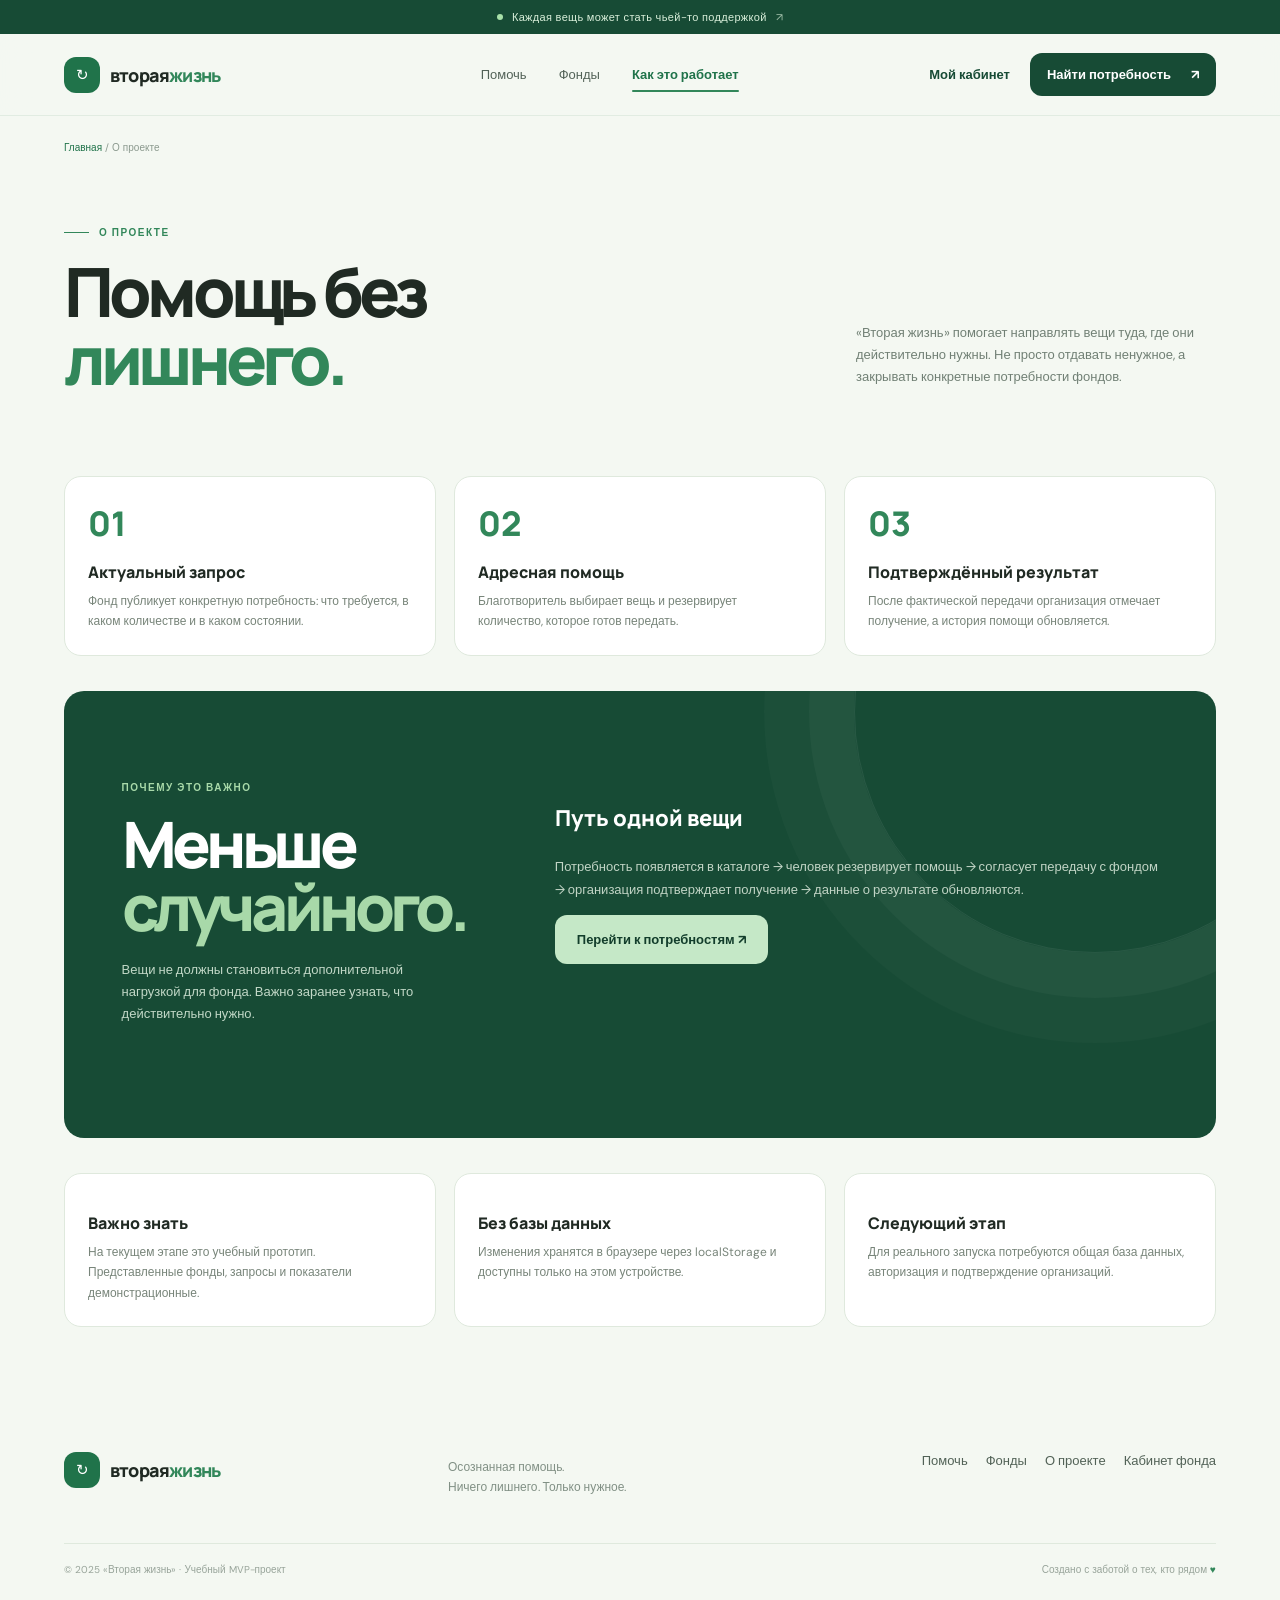
<file: about.html>
<!DOCTYPE html><html lang="ru"><head><meta charset="UTF-8"><meta name="viewport" content="width=device-width, initial-scale=1.0"><meta name="theme-color" content="#f4f8f2"><title>О проекте — Вторая жизнь</title><link rel="preconnect" href="https://fonts.googleapis.com"><link rel="preconnect" href="https://fonts.gstatic.com" crossorigin><link href="https://fonts.googleapis.com/css2?family=DM+Sans:wght@400;500;600;700;800&family=Manrope:wght@400;500;600;700;800&display=swap" rel="stylesheet"><link rel="stylesheet" href="style.css"></head><body><div class="announcement"><span class="announcement-dot"></span> Каждая вещь может стать чьей-то поддержкой <span class="announcement-arrow">↗</span></div>
<header class="site-header">
<a class="brand" href="index.html"><span class="brand-mark">↻</span><span class="brand-name">вторая<span>жизнь</span></span></a>
<nav class="main-nav" id="mainNav">
<a href="needs.html" data-nav="needs">Помочь</a><a href="shelters.html" data-nav="shelters">Фонды</a><a href="about.html" data-nav="about">Как это работает</a>
</nav>
<div class="header-actions"><a class="text-button" href="donor.html">Мой кабинет</a><a class="button button-small button-dark" href="needs.html">Найти потребность <span>↗</span></a><button class="menu-toggle" id="menuToggle" aria-label="Открыть меню">☰</button></div>
</header><main>
<div class="section-wrap"><div class="breadcrumb"><a href="index.html">Главная</a> / О проекте</div><div class="page-hero"><div><div class="eyebrow"><span class="eyebrow-line"></span> О ПРОЕКТЕ</div><h1>Помощь без<br><em>лишнего.</em></h1></div><p>«Вторая жизнь» помогает направлять вещи туда, где они действительно нужны. Не просто отдавать ненужное, а закрывать конкретные потребности фондов.</p></div><section class="page-main"><div class="info-grid"><article class="info-card"><span class="num">01</span><h3>Актуальный запрос</h3><p>Фонд публикует конкретную потребность: что требуется, в каком количестве и в каком состоянии.</p></article><article class="info-card"><span class="num">02</span><h3>Адресная помощь</h3><p>Благотворитель выбирает вещь и резервирует количество, которое готов передать.</p></article><article class="info-card"><span class="num">03</span><h3>Подтверждённый результат</h3><p>После фактической передачи организация отмечает получение, а история помощи обновляется.</p></article></div><div class="how-section" style="border-radius:20px"><div class="section-wrap how-inner"><div class="how-title"><div class="eyebrow light">ПОЧЕМУ ЭТО ВАЖНО</div><h2>Меньше<br><em>случайного.</em></h2><p>Вещи не должны становиться дополнительной нагрузкой для фонда. Важно заранее узнать, что действительно нужно.</p></div><div><h3 style="font:800 22px Manrope">Путь одной вещи</h3><p style="color:#c1d4c5;font-size:13px;line-height:1.8">Потребность появляется в каталоге → человек резервирует помощь → согласует передачу с фондом → организация подтверждает получение → данные о результате обновляются.</p><a class="button button-lime" href="needs.html">Перейти к потребностям ↗</a></div></div></div><div class="info-grid"><article class="info-card"><h3>Важно знать</h3><p>На текущем этапе это учебный прототип. Представленные фонды, запросы и показатели демонстрационные.</p></article><article class="info-card"><h3>Без базы данных</h3><p>Изменения хранятся в браузере через localStorage и доступны только на этом устройстве.</p></article><article class="info-card"><h3>Следующий этап</h3><p>Для реального запуска потребуются общая база данных, авторизация и подтверждение организаций.</p></article></div></section></div></main><footer class="footer section-wrap"><div class="footer-top"><a class="brand" href="index.html"><span class="brand-mark">↻</span><span class="brand-name">вторая<span>жизнь</span></span></a><p>Осознанная помощь.<br>Ничего лишнего. Только нужное.</p><div class="footer-links"><a href="needs.html">Помочь</a><a href="shelters.html">Фонды</a><a href="about.html">О проекте</a><a href="fund.html">Кабинет фонда</a></div></div><div class="footer-bottom"><span>© 2025 «Вторая жизнь» · Учебный MVP-проект</span><span>Создано с заботой о тех, кто рядом <b>♥</b></span></div></footer><div class="toast" id="toast" role="status"></div><script src="data.js"></script><script src="app.js"></script></body></html>
</file>
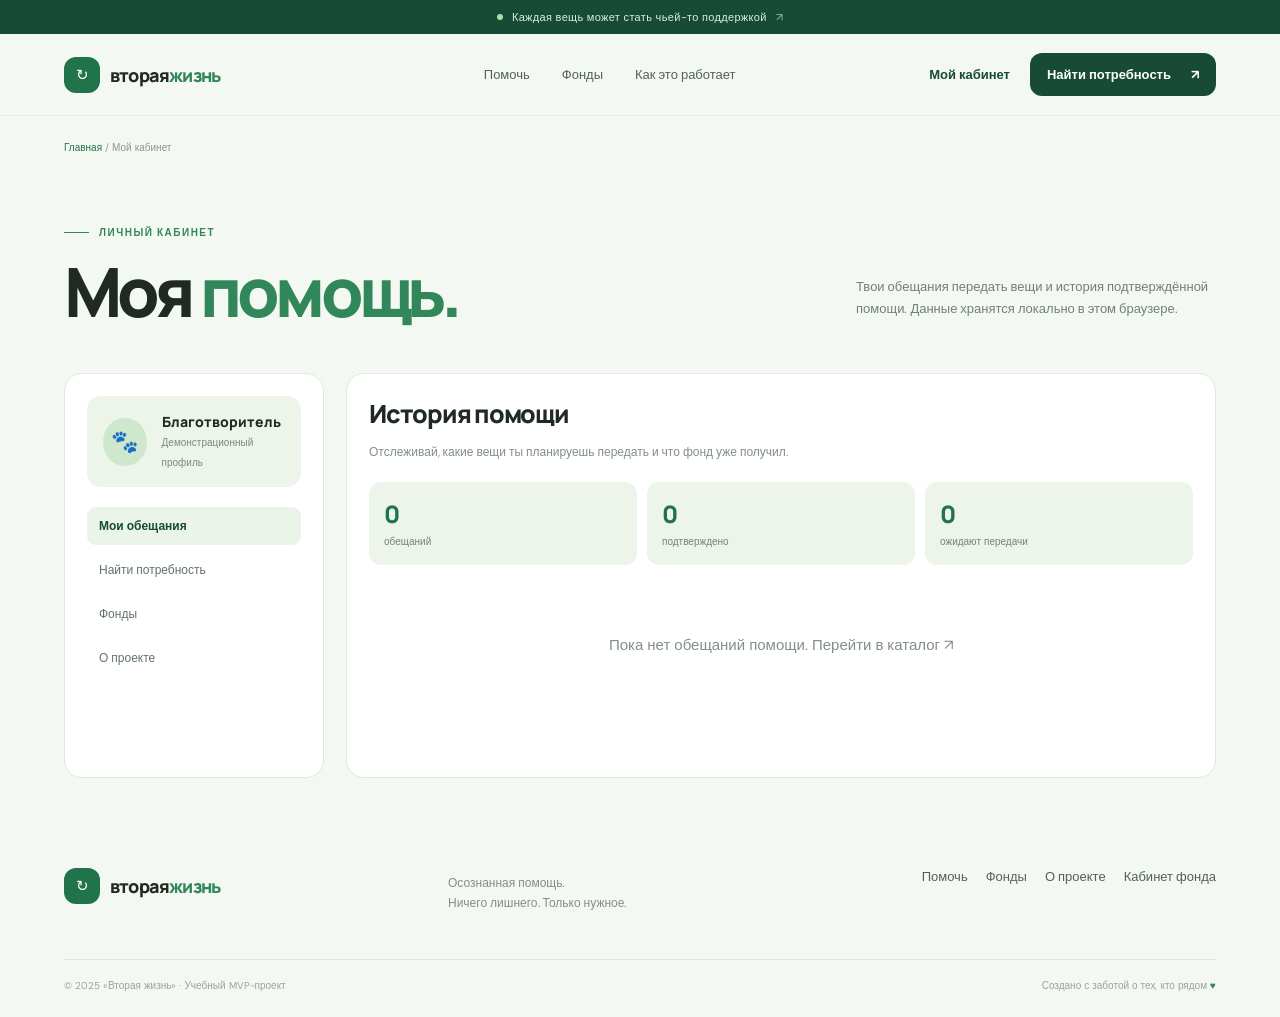
<file: donor.html>
<!DOCTYPE html><html lang="ru"><head><meta charset="UTF-8"><meta name="viewport" content="width=device-width, initial-scale=1.0"><meta name="theme-color" content="#f4f8f2"><title>Мой кабинет — Вторая жизнь</title><link rel="preconnect" href="https://fonts.googleapis.com"><link rel="preconnect" href="https://fonts.gstatic.com" crossorigin><link href="https://fonts.googleapis.com/css2?family=DM+Sans:wght@400;500;600;700;800&family=Manrope:wght@400;500;600;700;800&display=swap" rel="stylesheet"><link rel="stylesheet" href="style.css"></head><body><div class="announcement"><span class="announcement-dot"></span> Каждая вещь может стать чьей-то поддержкой <span class="announcement-arrow">↗</span></div>
<header class="site-header">
<a class="brand" href="index.html"><span class="brand-mark">↻</span><span class="brand-name">вторая<span>жизнь</span></span></a>
<nav class="main-nav" id="mainNav">
<a href="needs.html" data-nav="needs">Помочь</a><a href="shelters.html" data-nav="shelters">Фонды</a><a href="about.html" data-nav="about">Как это работает</a>
</nav>
<div class="header-actions"><a class="text-button" href="donor.html">Мой кабинет</a><a class="button button-small button-dark" href="needs.html">Найти потребность <span>↗</span></a><button class="menu-toggle" id="menuToggle" aria-label="Открыть меню">☰</button></div>
</header><main>
<div class="section-wrap"><div class="breadcrumb"><a href="index.html">Главная</a> / Мой кабинет</div><div class="page-hero"><div><div class="eyebrow"><span class="eyebrow-line"></span> ЛИЧНЫЙ КАБИНЕТ</div><h1>Моя <em>помощь.</em></h1></div><p>Твои обещания передать вещи и история подтверждённой помощи. Данные хранятся локально в этом браузере.</p></div><div class="account-shell page-main"><aside class="account-sidebar"><div class="profile-banner"><div class="profile-avatar">🐾</div><div><b>Благотворитель</b><small>Демонстрационный профиль</small></div></div><div class="account-menu"><a class="active" href="donor.html">Мои обещания</a><a href="needs.html">Найти потребность</a><a href="shelters.html">Фонды</a><a href="about.html">О проекте</a></div></aside><section class="account-content"><h2>История помощи</h2><p>Отслеживай, какие вещи ты планируешь передать и что фонд уже получил.</p><div class="account-stats"><div class="account-stat"><b id="donorPromises">0</b><span>обещаний</span></div><div class="account-stat"><b id="donorReceived">0</b><span>подтверждено</span></div><div class="account-stat"><b id="donorPending">0</b><span>ожидают передачи</span></div></div><div class="account-list" id="donorList"></div></section></div></div></main><footer class="footer section-wrap"><div class="footer-top"><a class="brand" href="index.html"><span class="brand-mark">↻</span><span class="brand-name">вторая<span>жизнь</span></span></a><p>Осознанная помощь.<br>Ничего лишнего. Только нужное.</p><div class="footer-links"><a href="needs.html">Помочь</a><a href="shelters.html">Фонды</a><a href="about.html">О проекте</a><a href="fund.html">Кабинет фонда</a></div></div><div class="footer-bottom"><span>© 2025 «Вторая жизнь» · Учебный MVP-проект</span><span>Создано с заботой о тех, кто рядом <b>♥</b></span></div></footer><div class="toast" id="toast" role="status"></div><script src="data.js"></script><script src="app.js"></script></body></html>
</file>
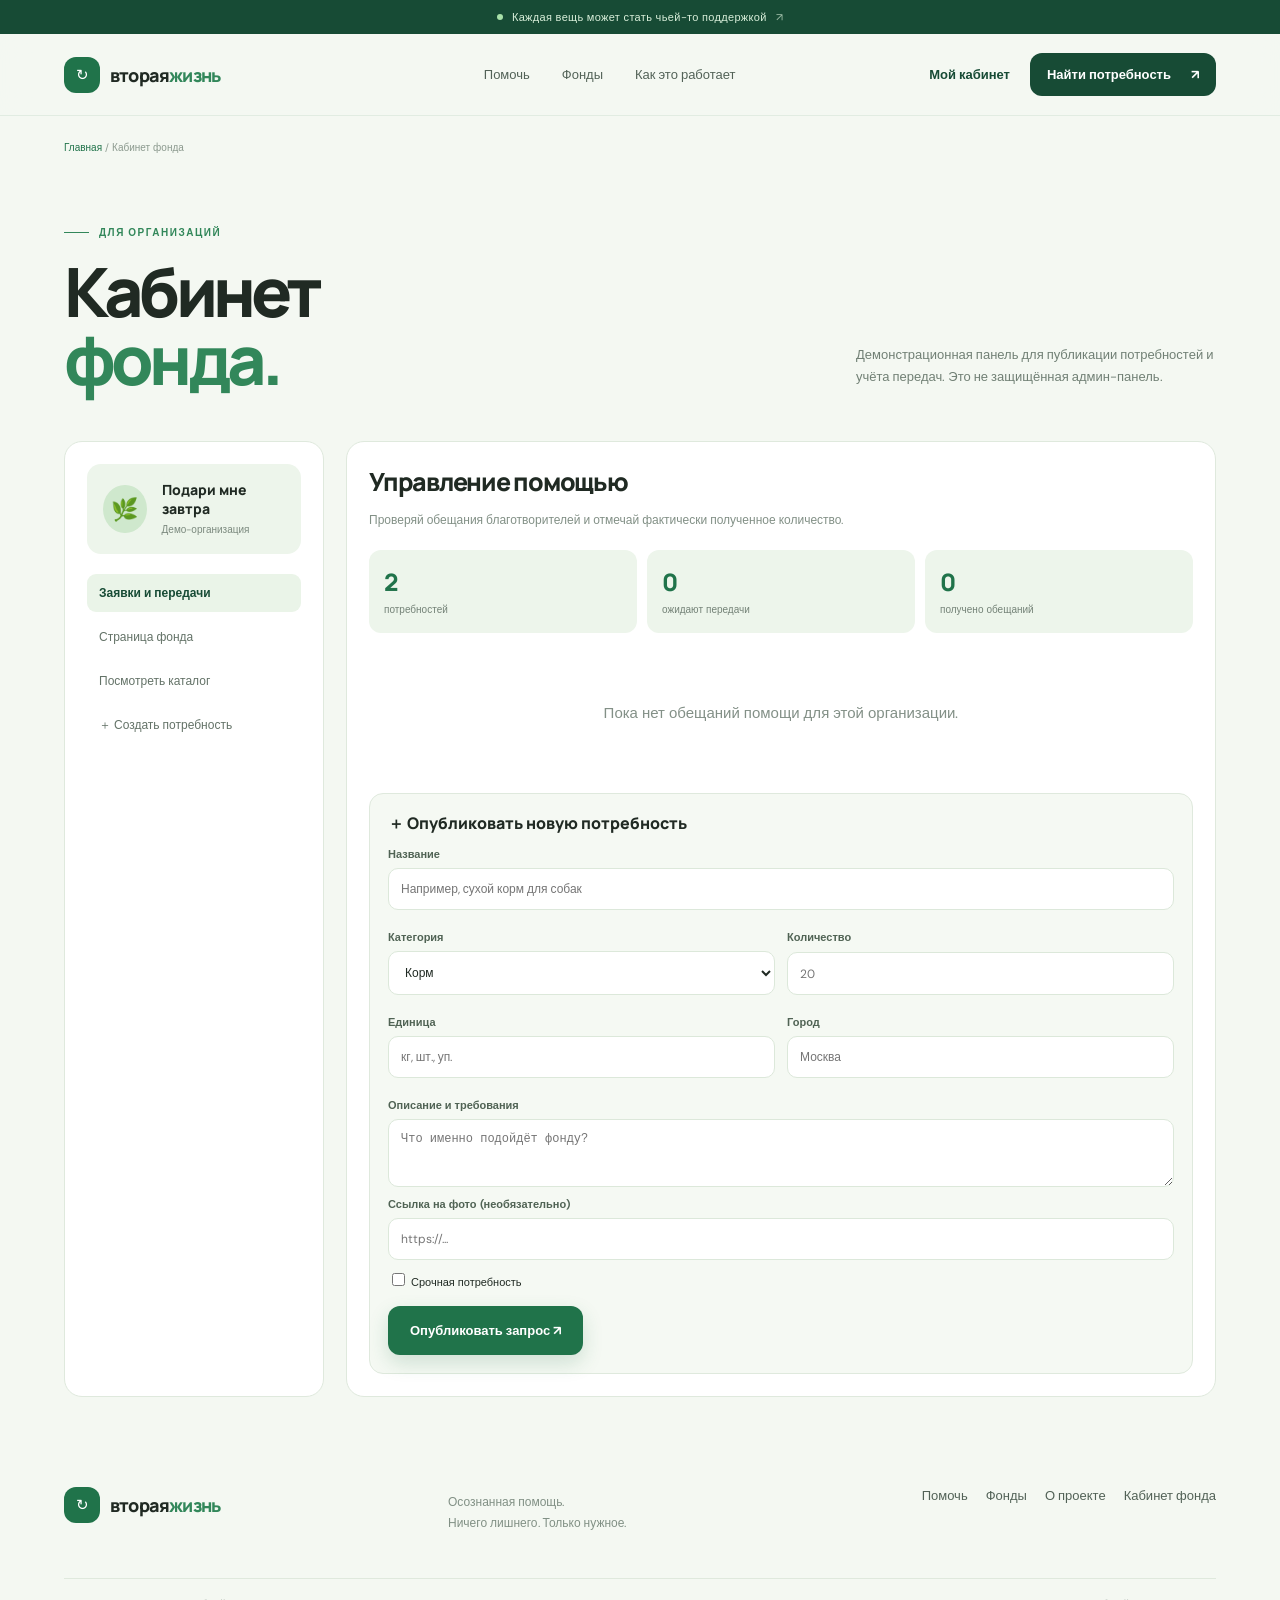
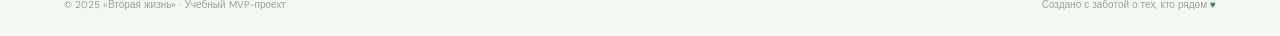
<file: fund.html>
<!DOCTYPE html><html lang="ru"><head><meta charset="UTF-8"><meta name="viewport" content="width=device-width, initial-scale=1.0"><meta name="theme-color" content="#f4f8f2"><title>Кабинет фонда — Вторая жизнь</title><link rel="preconnect" href="https://fonts.googleapis.com"><link rel="preconnect" href="https://fonts.gstatic.com" crossorigin><link href="https://fonts.googleapis.com/css2?family=DM+Sans:wght@400;500;600;700;800&family=Manrope:wght@400;500;600;700;800&display=swap" rel="stylesheet"><link rel="stylesheet" href="style.css"></head><body><div class="announcement"><span class="announcement-dot"></span> Каждая вещь может стать чьей-то поддержкой <span class="announcement-arrow">↗</span></div>
<header class="site-header">
<a class="brand" href="index.html"><span class="brand-mark">↻</span><span class="brand-name">вторая<span>жизнь</span></span></a>
<nav class="main-nav" id="mainNav">
<a href="needs.html" data-nav="needs">Помочь</a><a href="shelters.html" data-nav="shelters">Фонды</a><a href="about.html" data-nav="about">Как это работает</a>
</nav>
<div class="header-actions"><a class="text-button" href="donor.html">Мой кабинет</a><a class="button button-small button-dark" href="needs.html">Найти потребность <span>↗</span></a><button class="menu-toggle" id="menuToggle" aria-label="Открыть меню">☰</button></div>
</header><main>
<div class="section-wrap"><div class="breadcrumb"><a href="index.html">Главная</a> / Кабинет фонда</div><div class="page-hero"><div><div class="eyebrow"><span class="eyebrow-line"></span> ДЛЯ ОРГАНИЗАЦИЙ</div><h1>Кабинет<br><em>фонда.</em></h1></div><p>Демонстрационная панель для публикации потребностей и учёта передач. Это не защищённая админ-панель.</p></div><div class="account-shell page-main"><aside class="account-sidebar"><div class="profile-banner"><div class="profile-avatar">🌿</div><div><b>Подари мне завтра</b><small>Демо-организация</small></div></div><div class="account-menu"><a class="active" href="fund.html">Заявки и передачи</a><a href="shelters.html">Страница фонда</a><a href="needs.html">Посмотреть каталог</a><button id="showAddNeed">＋ Создать потребность</button></div></aside><section class="account-content"><h2>Управление помощью</h2><p>Проверяй обещания благотворителей и отмечай фактически полученное количество.</p><div class="account-stats"><div class="account-stat"><b id="fundActive">0</b><span>потребностей</span></div><div class="account-stat"><b id="fundPending">0</b><span>ожидают передачи</span></div><div class="account-stat"><b id="fundReceived">0</b><span>получено обещаний</span></div></div><div class="account-list" id="fundList"></div><form class="inline-form" id="addNeedForm"><h3>＋ Опубликовать новую потребность</h3><div class="form-field"><label>Название</label><input id="newTitle" required placeholder="Например, сухой корм для собак"></div><div class="form-grid"><div class="form-field"><label>Категория</label><select id="newCategory"><option>Корм</option><option>Текстиль</option><option>Игрушки</option><option>Инвентарь</option></select></div><div class="form-field"><label>Количество</label><input id="newQty" type="number" min="1" required placeholder="20"></div></div><div class="form-grid"><div class="form-field"><label>Единица</label><input id="newUnit" required placeholder="кг, шт., уп."></div><div class="form-field"><label>Город</label><input id="newCity" required placeholder="Москва"></div></div><div class="form-field"><label>Описание и требования</label><textarea id="newDesc" rows="3" required placeholder="Что именно подойдёт фонду?"></textarea></div><div class="form-field"><label>Ссылка на фото (необязательно)</label><input id="newImage" placeholder="https://..."></div><label style="font-size:11px"><input id="newUrgent" type="checkbox"> Срочная потребность</label><div style="margin-top:15px"><button class="button button-primary" type="submit">Опубликовать запрос ↗</button></div></form></section></div></div></main><footer class="footer section-wrap"><div class="footer-top"><a class="brand" href="index.html"><span class="brand-mark">↻</span><span class="brand-name">вторая<span>жизнь</span></span></a><p>Осознанная помощь.<br>Ничего лишнего. Только нужное.</p><div class="footer-links"><a href="needs.html">Помочь</a><a href="shelters.html">Фонды</a><a href="about.html">О проекте</a><a href="fund.html">Кабинет фонда</a></div></div><div class="footer-bottom"><span>© 2025 «Вторая жизнь» · Учебный MVP-проект</span><span>Создано с заботой о тех, кто рядом <b>♥</b></span></div></footer><div class="toast" id="toast" role="status"></div><script src="data.js"></script><script src="app.js"></script></body></html>
</file>
<file: style.css>
@import url('https://fonts.googleapis.com/css2?family=DM+Sans:wght@400;500;600;700;800&family=Manrope:wght@400;500;600;700;800&display=swap');
:root{--green-950:#123d2b;--green-900:#174b35;--green-800:#20734a;--green-700:#32875a;--green-500:#78b88a;--green-300:#c5e8c7;--green-100:#e6f2e4;--green-50:#f4f8f2;--ink:#202a23;--muted:#68766b;--line:#dfe9dd;--white:#fff;--radius:22px;--shadow:0 18px 50px rgba(30,75,47,.09)}
*{box-sizing:border-box}html{scroll-behavior:smooth;scroll-padding-top:95px}body{margin:0;background:var(--green-50);color:var(--ink);font-family:'DM Sans',sans-serif;font-size:15px}button,input,select{font:inherit}button,a{-webkit-tap-highlight-color:transparent}a{color:inherit;text-decoration:none}button{cursor:pointer}.announcement{height:34px;background:var(--green-900);color:#d9efda;text-align:center;font-size:11px;letter-spacing:.03em;display:flex;align-items:center;justify-content:center;gap:9px}.announcement-dot{width:6px;height:6px;background:#a8e1a9;border-radius:50%}.announcement-arrow{opacity:.7}.site-header{height:82px;padding:0 max(5vw,24px);display:flex;align-items:center;justify-content:space-between;background:rgba(244,248,242,.92);backdrop-filter:blur(14px);position:sticky;top:0;z-index:20;border-bottom:1px solid rgba(32,115,74,.09)}.brand{display:flex;align-items:center;gap:10px}.brand-mark{width:36px;height:36px;border-radius:12px;background:var(--green-800);color:white;display:grid;place-items:center;padding:6px}.brand-mark svg{width:100%;height:100%}.brand-name{font-family:Manrope,sans-serif;font-size:18px;font-weight:800;letter-spacing:-.8px}.brand-name span{color:var(--green-700)}.main-nav{display:flex;gap:32px;margin-left:70px}.main-nav a,.footer-links a,.footer-links button{font-size:13px;color:#526257;transition:.2s}.main-nav a:hover,.footer-links a:hover{color:var(--green-800)}.header-actions{display:flex;align-items:center;gap:20px}.text-button{border:0;background:none;color:var(--green-900);font-size:13px;font-weight:700}.button{display:inline-flex;align-items:center;justify-content:center;gap:20px;padding:15px 21px;border-radius:12px;border:1px solid transparent;font-size:13px;font-weight:700;transition:transform .2s,background .2s,box-shadow .2s}.button:hover{transform:translateY(-2px)}.button-small{padding:12px 16px}.button-dark{background:var(--green-900);color:white}.button-primary{background:var(--green-800);color:white;box-shadow:0 8px 20px rgba(32,115,74,.18)}.button-quiet{color:var(--green-900);background:transparent}.button-outline{border-color:#b8d4bb;background:transparent;color:var(--green-900)}.button-lime{background:#c5e8c7;color:var(--green-950)}.menu-toggle{display:none;border:0;background:none;font-size:23px;color:var(--green-900)}
.section-wrap{width:min(1180px,90%);margin-inline:auto}.hero{min-height:600px;display:grid;grid-template-columns:1fr 1fr;align-items:center;gap:55px;padding-top:55px;padding-bottom:60px}.eyebrow{font-size:10px;letter-spacing:.15em;font-weight:800;color:var(--green-700);display:flex;align-items:center;gap:10px}.eyebrow-line{width:25px;height:1px;background:currentColor}.hero h1,.section-heading h2,.how-title h2,.closing-cta h2{font-family:Manrope,sans-serif;font-size:clamp(48px,6.5vw,83px);line-height:.99;letter-spacing:-.075em;margin:24px 0 20px;font-weight:800}.hero h1 em,.section-heading h2 em,.how-title h2 em,.closing-cta h2 em{font-style:normal;color:var(--green-700)}.hero-lead{font-size:17px;line-height:1.7;color:#5d6d61;max-width:420px;margin:0 0 27px}.hero-buttons{display:flex;align-items:center;gap:10px;flex-wrap:wrap}.hero-note{display:flex;align-items:center;gap:13px;margin-top:44px}.avatar-stack{display:flex;padding-left:5px}.avatar-stack i{font-style:normal;width:31px;height:31px;border-radius:50%;display:grid;place-items:center;background:#d9ecd8;border:2px solid var(--green-50);margin-left:-5px;font-size:14px}.hero-note b,.hero-note small{display:block}.hero-note b{font-size:11px}.hero-note small{font-size:10px;color:#879489;margin-top:3px}.hero-visual{height:490px;position:relative}.hero-image-main{position:absolute;inset:22px 26px 15px 50px;border-radius:48% 48% 25px 25px;overflow:hidden;z-index:1;background:#d7e8d5}.hero-image-main img{width:100%;height:100%;object-fit:cover;object-position:center}.hero-image-main:after{content:"";position:absolute;inset:0;background:linear-gradient(0deg,rgba(16,49,32,.14),transparent 45%)}.hero-blob{position:absolute;width:280px;height:280px;border-radius:50%;background:#dcefd9;right:-25px;top:-8px;z-index:0}.floating-note{position:absolute;z-index:3;background:white;border:1px solid #edf3eb;box-shadow:var(--shadow);border-radius:14px;padding:13px 15px;display:flex;align-items:center;gap:10px}.floating-note b,.floating-note small{display:block}.floating-note b{font-size:11px}.floating-note small{font-size:9px;color:#819084;margin-top:4px}.note-top{top:70px;left:0}.note-bottom{bottom:45px;right:-10px}.note-icon,.note-check{width:31px;height:31px;border-radius:10px;background:#e5f3e3;color:var(--green-800);display:grid;place-items:center;font-weight:800}.hero-stamp{position:absolute;z-index:3;bottom:4px;left:20px;width:90px;height:90px;border-radius:50%;background:#bce3bd;color:var(--green-950);display:flex;flex-direction:column;align-items:center;justify-content:center;font-size:10px;line-height:1.05;transform:rotate(-12deg);box-shadow:0 8px 20px #1d56321c}.hero-stamp b{font-size:19px}.hero-stamp span{position:absolute;right:13px;top:14px;font-size:13px}
.impact-strip{border-top:1px solid var(--line);border-bottom:1px solid var(--line);padding:28px 0;display:grid;grid-template-columns:1.4fr repeat(3,1fr) 1fr;align-items:center;gap:20px}.impact-intro b{display:block;font:700 17px/1.2 Manrope;margin-top:9px;letter-spacing:-.04em}.impact-item strong{font:800 34px Manrope;letter-spacing:-.06em;color:var(--green-800)}.impact-item strong span{font-size:16px}.impact-item small{display:block;color:#829087;font-size:10px;margin-top:3px}.impact-caption{font-size:10px;line-height:1.5;color:#9aa69c;text-align:right}
.section{padding-top:105px;padding-bottom:100px}.section-heading{display:flex;justify-content:space-between;align-items:end;margin-bottom:42px}.section-heading h2,.how-title h2{font-size:clamp(43px,5vw,64px);margin:18px 0 0}.heading-side{max-width:310px;padding-bottom:6px}.heading-side p{font-size:13px;line-height:1.7;color:#718075;margin:0 0 17px}.inline-link{font-size:12px;font-weight:800;color:var(--green-800);border-bottom:1px solid #b7d4b9;padding-bottom:5px}.inline-link span{margin-left:10px}.catalog-toolbar{display:flex;justify-content:space-between;align-items:center;gap:20px;margin-bottom:23px}.filter-pills{display:flex;gap:7px;flex-wrap:wrap}.filter-pill{border:1px solid var(--line);background:white;border-radius:30px;padding:9px 15px;font-size:11px;color:#68776c;transition:.2s}.filter-pill.active,.filter-pill:hover{background:var(--green-900);color:white;border-color:var(--green-900)}.catalog-tools{display:flex;gap:9px}.search-box{height:39px;display:flex;align-items:center;gap:8px;background:white;border:1px solid var(--line);border-radius:10px;padding:0 12px;color:#718075}.search-box span{font-size:22px;line-height:1}.search-box input{border:0;outline:0;width:135px;font-size:11px;background:transparent}.catalog-tools select{border:1px solid var(--line);border-radius:10px;background:white;color:#657368;padding:0 10px;font-size:11px;outline:none}.needs-grid{display:grid;grid-template-columns:repeat(3,1fr);gap:20px}.need-card{background:white;border:1px solid #e9f0e7;border-radius:17px;overflow:hidden;transition:.25s;position:relative}.need-card:hover{transform:translateY(-5px);box-shadow:var(--shadow)}.need-image{height:190px;position:relative;background:#e1eee0;overflow:hidden}.need-image img{width:100%;height:100%;object-fit:cover;transition:transform .5s}.need-card:hover .need-image img{transform:scale(1.04)}.need-tag{position:absolute;left:13px;top:13px;background:#f1faef;color:var(--green-900);padding:7px 10px;border-radius:30px;font-size:9px;font-weight:800}.need-tag.urgent{background:#dff0dc;color:#17633c}.need-body{padding:17px}.need-meta{font-size:10px;color:#8a978d;display:flex;justify-content:space-between;margin-bottom:9px}.need-body h3{font:800 17px Manrope;letter-spacing:-.04em;margin:0 0 8px}.need-desc{font-size:11px;line-height:1.55;color:#78857a;min-height:36px;margin:0 0 17px}.progress-label{display:flex;justify-content:space-between;font-size:10px;color:#718075;margin-bottom:8px}.progress-label b{color:var(--green-800)}.progress{height:6px;border-radius:20px;background:#e9f1e7;overflow:hidden}.progress span{height:100%;display:block;background:linear-gradient(90deg,#79b88a,#3b895a);border-radius:20px}.need-footer{display:flex;justify-content:space-between;align-items:center;margin-top:16px}.need-qty{font-size:10px;color:#89958b}.need-action{border:0;background:#e7f3e5;color:var(--green-900);border-radius:9px;padding:10px 12px;font-size:10px;font-weight:800;transition:.2s}.need-action:hover{background:var(--green-800);color:white}.catalog-bottom{display:flex;justify-content:space-between;align-items:center;margin-top:27px;color:#89968c;font-size:11px}.empty-state{grid-column:1/-1;text-align:center;padding:50px 15px;color:#839087;background:white;border-radius:16px}
.how-section{background:var(--green-900);color:white;padding:90px 0 100px;position:relative;overflow:hidden}.how-section:after{content:"";position:absolute;width:480px;height:480px;border:1px solid #ffffff13;border-radius:50%;right:-120px;top:-220px;box-shadow:0 0 0 45px #ffffff08,0 0 0 90px #ffffff05}.how-inner{display:grid;grid-template-columns:.8fr 1.5fr;gap:90px;position:relative;z-index:1}.eyebrow.light{color:#a8d9a9}.how-title h2{color:white;margin-bottom:20px}.how-title h2 em{color:#a8d9a9}.how-title p{max-width:300px;color:#c2d8c7;font-size:13px;line-height:1.7}.steps{display:grid;grid-template-columns:repeat(3,1fr);gap:22px;align-items:start;padding-top:22px}.step{position:relative;min-height:220px}.step-number{font-size:10px;color:#9ecba2;letter-spacing:.1em}.step-icon{width:53px;height:53px;border:1px solid #ffffff4a;border-radius:16px;display:grid;place-items:center;font-size:25px;color:#b9e3b9;margin:25px 0 22px}.step h3{font:700 16px Manrope;margin:0 0 10px}.step p{font-size:11px;line-height:1.6;color:#c1d4c5;margin:0;max-width:180px}.step-line{position:absolute;top:50px;left:68px;right:-10px;border-top:1px dashed #ffffff44}.step:last-child .step-line{display:none}
.shelters-section{padding-bottom:110px}.shelter-grid{display:grid;grid-template-columns:1.25fr 1fr 1fr;gap:18px}.shelter-card{height:350px;border-radius:18px;overflow:hidden;position:relative;background:#cfe3cd;color:white}.shelter-card>img{width:100%;height:100%;object-fit:cover;transition:transform .5s}.shelter-card:hover>img{transform:scale(1.04)}.shelter-card:after{content:"";position:absolute;inset:0;background:linear-gradient(0deg,rgba(12,39,25,.86),transparent 68%)}.shelter-card-overlay{position:absolute;z-index:1;left:22px;right:22px;bottom:22px}.verified{display:inline-block;background:#dff0dc;color:#1b623b;padding:7px 10px;border-radius:30px;font-size:9px;font-weight:800;margin-bottom:12px}.shelter-card h3{font:800 23px Manrope;margin:0 0 7px;letter-spacing:-.04em}.shelter-card p{font-size:11px;line-height:1.5;color:#e0ebe1;max-width:260px;margin:0}.circle-arrow{position:absolute;right:0;bottom:3px;width:38px;height:38px;border:0;border-radius:50%;background:#d5edcf;color:var(--green-900);font-size:17px}.shelter-green{background:#a9d7a7;color:var(--green-950)}.shelter-green:after{background:linear-gradient(0deg,rgba(18,61,43,.9),transparent 80%)}.shelter-doodle{position:absolute;inset:0;display:grid;place-items:center;font-size:170px;color:#d3edce;opacity:.55;transform:rotate(-15deg)}.closing-cta{background:#20734a;color:white;border-radius:25px;padding:65px 7%;margin-bottom:90px;position:relative;overflow:hidden}.closing-cta h2{font-size:clamp(44px,5.5vw,68px);margin:20px 0 28px}.closing-cta h2 em{color:#c5e8c7}.closing-shape{position:absolute;right:12%;top:40px;font-size:100px;color:#ffffff1b;font-weight:200}.cta-paw{position:absolute;right:9%;bottom:25px;font-size:85px;color:#ffffff20}
.footer{padding-bottom:25px}.footer-top{display:grid;grid-template-columns:1fr 1fr 1fr;align-items:start;padding-bottom:40px}.footer-top>p{font-size:12px;line-height:1.7;color:#819085;margin:5px 0}.footer-links{display:flex;justify-content:flex-end;gap:18px;flex-wrap:wrap}.footer-links button{background:none;border:0;padding:0}.footer-bottom{border-top:1px solid var(--line);padding-top:19px;display:flex;justify-content:space-between;color:#98a49a;font-size:10px}.footer-bottom b{color:var(--green-700)}
.modal-backdrop{position:fixed;inset:0;background:rgba(14,39,25,.48);backdrop-filter:blur(5px);z-index:50;display:none;align-items:center;justify-content:center;padding:20px}.modal-backdrop.open{display:flex}.modal{width:min(520px,100%);max-height:90vh;overflow:auto;background:#fbfdf9;border-radius:22px;padding:30px;position:relative;box-shadow:0 25px 80px #102b1c44}.modal-close{position:absolute;right:17px;top:13px;border:0;background:#eaf3e8;width:32px;height:32px;border-radius:50%;font-size:22px;color:var(--green-900)}.modal h2{font:800 27px Manrope;letter-spacing:-.05em;margin:0 35px 8px 0}.modal p{font-size:12px;line-height:1.6;color:#77857a}.form-field{display:grid;gap:7px;margin:16px 0}.form-field label{font-size:11px;font-weight:700;color:#506354}.form-field input,.form-field select,.form-field textarea{border:1px solid #dce8da;border-radius:10px;padding:12px;background:white;outline:none;color:var(--ink);font-size:12px;width:100%}.form-field input:focus,.form-field textarea:focus,.form-field select:focus{border-color:#73b27c;box-shadow:0 0 0 3px #dff0dc}.form-grid{display:grid;grid-template-columns:1fr 1fr;gap:12px}.modal-actions{display:flex;gap:10px;margin-top:20px}.modal-actions .button{flex:1}.detail-photo{width:100%;height:180px;object-fit:cover;border-radius:13px;margin:14px 0}.detail-stats{display:grid;grid-template-columns:repeat(3,1fr);gap:8px;margin:15px 0}.detail-stat{background:#edf5eb;border-radius:11px;padding:12px}.detail-stat b{display:block;font:800 17px Manrope;color:var(--green-800)}.detail-stat small{font-size:9px;color:#7b897e}.dashboard-tabs{display:flex;gap:7px;margin:17px 0}.dashboard-tabs button{border:1px solid var(--line);border-radius:20px;padding:8px 12px;background:white;font-size:10px;color:#657469}.dashboard-tabs button.active{background:var(--green-900);color:white}.dash-list{display:grid;gap:9px}.dash-row{display:flex;justify-content:space-between;gap:10px;align-items:center;background:white;border:1px solid var(--line);border-radius:12px;padding:12px}.dash-row b{font-size:11px;display:block}.dash-row small{font-size:9px;color:#87958a}.status{font-size:9px;padding:6px 8px;border-radius:20px;background:#e6f3e3;color:#247045;white-space:nowrap}.status.pending{background:#f0f2df;color:#78802d}.toast{position:fixed;bottom:25px;left:50%;transform:translate(-50%,20px);opacity:0;pointer-events:none;background:var(--green-950);color:white;padding:13px 18px;border-radius:12px;font-size:12px;z-index:80;box-shadow:var(--shadow);transition:.25s}.toast.show{opacity:1;transform:translate(-50%,0)}
@media(max-width:900px){.main-nav{gap:16px;margin-left:20px}.hero{gap:20px}.hero-visual{height:420px}.impact-strip{grid-template-columns:repeat(4,1fr)}.impact-intro{grid-column:span 2}.impact-caption{display:none}.how-inner{gap:40px}.shelter-card{height:310px}}
@media(max-width:700px){.announcement{font-size:9px}.site-header{height:70px;padding:0 5%}.main-nav{display:none;position:absolute;top:69px;left:0;right:0;background:#f8fbf6;padding:20px 5%;margin:0;box-shadow:0 15px 20px #153c2010;flex-direction:column;gap:18px}.main-nav.open{display:flex}.header-actions{gap:10px}.header-actions .text-button{display:none}.header-actions .button{font-size:10px;padding:10px 12px}.menu-toggle{display:block}.brand-name{font-size:16px}.brand-mark{width:32px;height:32px}.hero{grid-template-columns:1fr;padding-top:48px;gap:10px}.hero h1{font-size:61px}.hero-lead{font-size:15px}.hero-visual{height:360px;margin:5px 0 0}.hero-image-main{inset:12px 18px 10px 42px}.hero-blob{width:190px;height:190px}.note-top{top:35px}.note-bottom{bottom:20px;right:-2px}.floating-note{padding:10px}.hero-stamp{width:72px;height:72px;left:4px}.hero-stamp b{font-size:16px}.impact-strip{grid-template-columns:1fr 1fr;gap:22px;padding:24px 0}.impact-intro{grid-column:span 2}.impact-item strong{font-size:29px}.section{padding-top:75px;padding-bottom:75px}.section-heading{display:block}.section-heading h2,.how-title h2{font-size:49px}.heading-side{margin-top:20px}.catalog-toolbar{display:block}.filter-pills{margin-bottom:14px;flex-wrap:nowrap;overflow:auto;padding-bottom:5px}.filter-pill{white-space:nowrap}.catalog-tools{width:100%}.search-box{flex:1}.search-box input{width:100%}.catalog-tools select{max-width:145px}.needs-grid{grid-template-columns:1fr 1fr;gap:11px}.need-image{height:135px}.need-body{padding:12px}.need-body h3{font-size:14px}.need-desc{font-size:10px;min-height:48px}.need-meta{font-size:9px;display:block}.need-meta span{display:block;margin-top:4px}.need-footer{align-items:flex-end}.need-qty{font-size:9px;max-width:70px}.need-action{padding:9px;font-size:9px}.catalog-bottom{gap:12px;align-items:flex-start}.catalog-bottom .button{font-size:10px;padding:11px}.how-section{padding:70px 0}.how-inner{grid-template-columns:1fr;gap:25px}.steps{gap:12px;padding-top:10px}.step-line{display:none}.step-icon{width:45px;height:45px;margin:18px 0}.step h3{font-size:13px}.step p{font-size:10px}.shelter-grid{grid-template-columns:1fr 1fr;gap:12px}.shelter-featured{grid-column:span 2;height:280px}.shelter-card{height:260px}.shelter-card-overlay{left:15px;right:15px;bottom:15px}.shelter-card h3{font-size:18px}.shelter-card p{font-size:10px}.circle-arrow{width:31px;height:31px}.closing-cta{padding:48px 7%;margin-bottom:60px}.closing-cta h2{font-size:48px}.closing-shape{right:5%;top:12px;font-size:65px}.footer-top{grid-template-columns:1fr 1fr;gap:20px}.footer-top>p{grid-column:span 2;grid-row:2}.footer-links{justify-content:flex-start;grid-column:span 2;gap:15px}.footer-bottom{gap:10px;flex-direction:column}.modal{padding:25px 20px}.form-grid{grid-template-columns:1fr}}
@media(max-width:390px){.needs-grid{grid-template-columns:1fr}.need-image{height:180px}.steps{grid-template-columns:1fr}.step{min-height:0;display:grid;grid-template-columns:45px 1fr;column-gap:12px}.step-number{grid-column:1/-1}.step-icon{grid-row:2/4;margin:10px 0}.step h3{align-self:end;margin-top:8px}.step p{grid-column:2}.shelter-grid{grid-template-columns:1fr}.shelter-featured{grid-column:auto}.shelter-card{height:260px}}


/* Multi-page navigation and page layouts */
.main-nav a.active{color:var(--green-800);font-weight:800;position:relative}
.main-nav a.active:after{content:"";position:absolute;left:0;right:0;bottom:-9px;height:2px;background:var(--green-700);border-radius:3px}
.page-hero{padding:72px 0 48px;display:flex;justify-content:space-between;align-items:end;gap:30px}
.page-hero h1{font:800 clamp(42px,5.8vw,68px)/1 Manrope;letter-spacing:-.07em;margin:18px 0 0}
.page-hero h1 em{font-style:normal;color:var(--green-700)}
.page-hero p{max-width:360px;color:#718075;font-size:13px;line-height:1.7;margin:0 0 5px}
.breadcrumb{font-size:10px;color:#8b998e;margin:25px 0 0}
.breadcrumb a{color:var(--green-800)}
.page-main{min-height:55vh;padding-bottom:90px}
.shelter-list-grid{display:grid;grid-template-columns:repeat(3,1fr);gap:18px}
.shelter-list-card{background:white;border:1px solid var(--line);border-radius:17px;overflow:hidden}
.shelter-list-card img{width:100%;height:190px;object-fit:cover;display:block}
.shelter-list-card .content{padding:18px}
.shelter-list-card h3{font:800 18px Manrope;margin:0 0 8px}
.shelter-list-card p{font-size:11px;line-height:1.6;color:#78857a;min-height:52px}
.shelter-list-card .inline-link{display:inline-block;margin-top:8px}
.info-grid{display:grid;grid-template-columns:repeat(3,1fr);gap:18px;margin:35px 0}
.info-card{background:white;border:1px solid var(--line);border-radius:17px;padding:23px}
.info-card .num{font:800 34px Manrope;color:var(--green-700)}
.info-card h3{font:800 16px Manrope;margin:15px 0 8px}
.info-card p{font-size:12px;line-height:1.7;color:#78857a;margin:0}
.account-shell{display:grid;grid-template-columns:260px 1fr;gap:22px;padding-bottom:90px}
.account-sidebar,.account-content{background:white;border:1px solid var(--line);border-radius:18px;padding:22px}
.account-sidebar h3{font:800 18px Manrope;margin:0 0 6px}
.account-sidebar p{font-size:11px;color:#87958a;line-height:1.5}
.account-menu{display:grid;gap:6px;margin-top:20px}
.account-menu a,.account-menu button{border:0;text-align:left;padding:11px 12px;border-radius:9px;background:transparent;color:#637267;font-size:12px}
.account-menu a.active,.account-menu a:hover,.account-menu button:hover{background:#eaf4e8;color:var(--green-900);font-weight:700}
.account-content h2{font:800 25px Manrope;margin:0 0 8px;letter-spacing:-.05em}
.account-content>p{font-size:12px;color:#829086;line-height:1.6}
.account-stats{display:grid;grid-template-columns:repeat(3,1fr);gap:10px;margin:20px 0}
.account-stat{background:#edf5eb;border-radius:12px;padding:15px}
.account-stat b{font:800 24px Manrope;color:var(--green-800);display:block}
.account-stat span{font-size:10px;color:#748277}
.account-list{display:grid;gap:10px}
.account-row{display:flex;justify-content:space-between;align-items:center;gap:12px;border:1px solid var(--line);border-radius:12px;padding:13px}
.account-row b{font-size:12px;display:block}
.account-row small{font-size:10px;color:#87958a;display:block;margin-top:4px}
.account-row-actions{display:flex;gap:6px;flex-wrap:wrap}
.small-action{border:0;border-radius:8px;background:#e7f3e5;color:var(--green-900);font-size:10px;font-weight:700;padding:8px 10px}
.inline-form{background:#f5f9f3;border:1px solid var(--line);border-radius:14px;padding:18px;margin-top:20px}
.inline-form h3{font:800 16px Manrope;margin:0 0 12px}
.inline-form .form-field{margin:10px 0}
.profile-banner{display:flex;align-items:center;gap:15px;background:#edf5eb;border-radius:14px;padding:16px;margin-bottom:20px}
.profile-avatar{width:48px;height:48px;border-radius:50%;background:#cfe8cd;display:grid;place-items:center;font-size:22px}
.profile-banner b{display:block;font:800 14px Manrope}
.profile-banner small{font-size:10px;color:#7b897e}
@media(max-width:700px){.page-hero{display:block;padding:48px 0 30px}.page-hero p{margin-top:18px}.shelter-list-grid,.info-grid{grid-template-columns:1fr}.account-shell{grid-template-columns:1fr}.account-sidebar{padding:16px}.account-menu{grid-template-columns:1fr 1fr}.account-stats{gap:7px}.account-stat{padding:11px}.account-stat b{font-size:20px}.account-content{padding:17px}.account-row{align-items:flex-start;flex-direction:column}.account-row-actions{width:100%}}
</file>
